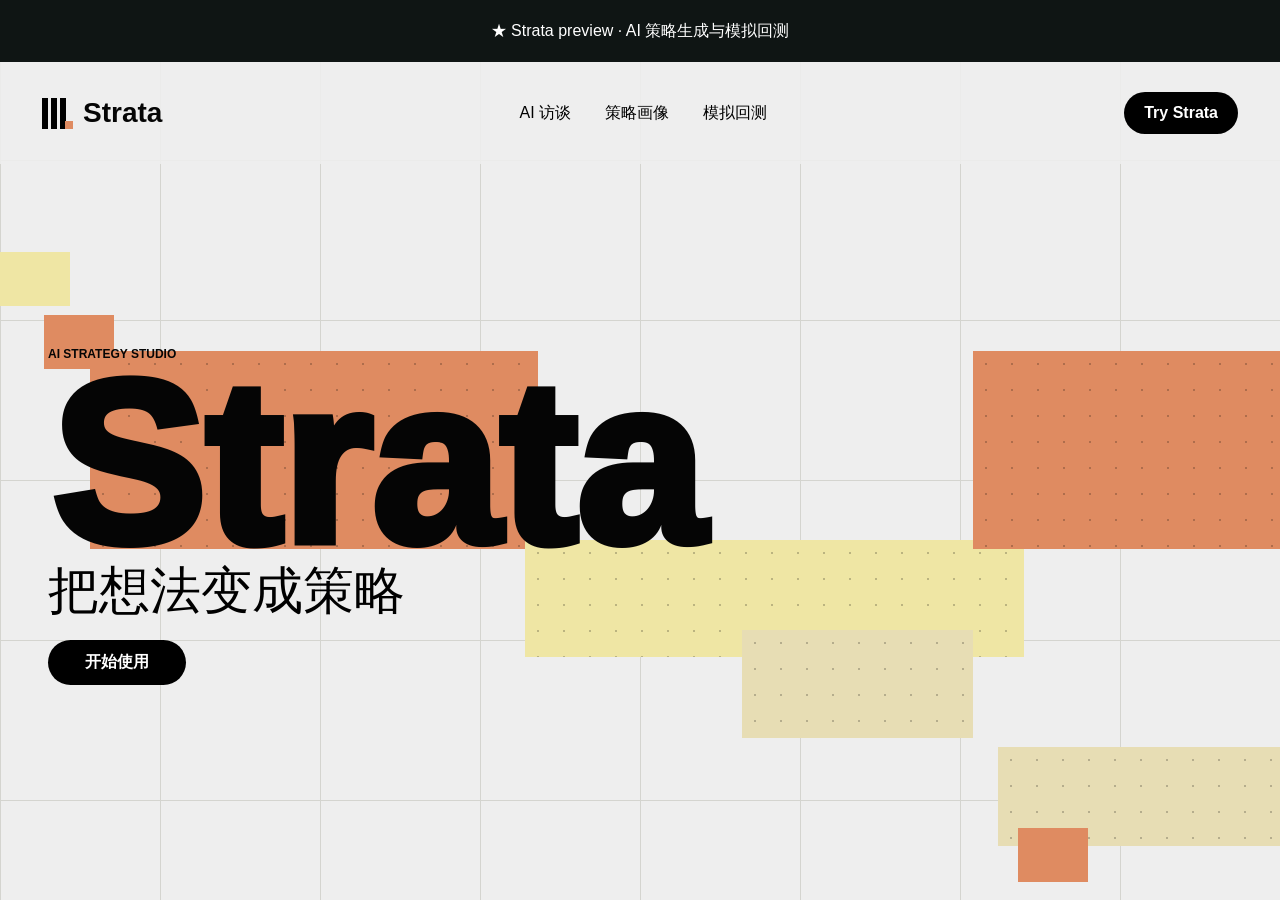
<file: demo/composer-1-ai-ai-agent-interview/composer-1-ai-ai-agent-interview/outputs/ai-strategy-prototype/index.html>
<!doctype html>
<html lang="zh-CN">
  <head>
    <meta charset="UTF-8" />
    <meta name="viewport" content="width=device-width, initial-scale=1.0" />
    <title>Strata</title>
    <link rel="stylesheet" href="./styles.css" />
  </head>
  <body>
    <main class="stage" id="stage" data-step="landing">
      <aside class="workflow-rail" aria-label="流程进度">
        <div class="workflow-track"></div>
        <div class="workflow-step" data-workflow-step="chat">
          <span class="workflow-index">01</span>
          <strong>对话</strong>
          <em>了解习惯</em>
        </div>
        <div class="workflow-step" data-workflow-step="profile">
          <span class="workflow-index">02</span>
          <strong>分析</strong>
          <em>生成画像</em>
        </div>
        <div class="workflow-step" data-workflow-step="backtest">
          <span class="workflow-index">03</span>
          <strong>回测</strong>
          <em>查看表现</em>
        </div>
        <div class="workflow-step" data-workflow-step="account">
          <span class="workflow-index">04</span>
          <strong>账户</strong>
          <em>保存应用</em>
        </div>
      </aside>

      <section class="view landing-view is-active" id="landingView" aria-label="开场页面">
        <div class="top-news">★ Strata preview · AI 策略生成与模拟回测</div>
        <header class="site-nav" aria-label="导航">
          <div class="wordmark">
            <span class="mark-bars"></span>
            <strong>Strata</strong>
          </div>
          <nav>
            <a>AI 访谈</a>
            <a>策略画像</a>
            <a>模拟回测</a>
          </nav>
          <button class="nav-button" id="navStartButton">Try Strata</button>
        </header>
        <div class="market-visual" aria-hidden="true">
          <div class="market-line line-one"></div>
          <div class="market-line line-two"></div>
          <div class="market-line line-three"></div>
          <div class="color-block block-green"></div>
          <div class="color-block block-pink"></div>
          <div class="color-block block-cyan"></div>
          <div class="color-block block-yellow"></div>
          <div class="color-block block-lime"></div>
          <div class="ticker-tile tile-one">A50</div>
          <div class="ticker-tile tile-two">300</div>
          <div class="ticker-tile tile-three">ETF</div>
        </div>
        <div class="landing-copy">
          <p class="eyebrow">AI Strategy Studio</p>
          <h1>Strata</h1>
          <p class="tagline">把想法变成策略</p>
          <button class="primary-button hero-button" id="startButton">开始使用</button>
        </div>
      </section>

      <section class="view chat-view" id="chatView" aria-label="AI 访谈页面">
        <div class="floating-edge landing-edge">Strata</div>
        <article class="chat-card">
          <header class="chat-head">
            <div>
              <p class="eyebrow">第一步</p>
              <h2>先聊清楚你的投资习惯</h2>
            </div>
            <span class="status-pill">模拟模式</span>
          </header>

          <section class="advisor-card">
            <div class="advisor-avatar">AI</div>
            <div>
              <strong>策略顾问</strong>
              <p>我会用日常问题帮你梳理目标、节奏和边界。你不用懂术语，按直觉回答就好。</p>
            </div>
          </section>

          <section class="chat-window" id="chatWindow" aria-live="polite"></section>

          <form class="answer-bar" id="answerForm">
            <input id="answerInput" type="text" autocomplete="off" placeholder="也可以直接输入你的想法..." />
            <button type="submit" aria-label="发送">发送</button>
          </form>

          <div class="quick-replies" id="quickReplies" aria-label="快捷回答"></div>

          <button class="primary-button model-button" id="generateModelButton" hidden>生成量化模型</button>
        </article>
      </section>

      <section class="view profile-view" id="profileView" aria-label="用户画像与策略页面">
        <div class="floating-edge chat-edge">访谈已完成</div>
        <section class="profile-shell">
          <article class="summary-band">
            <div>
              <p class="eyebrow">第二步</p>
              <h2 id="intentTitle">等待访谈完成</h2>
              <p id="intentCopy">完成访谈后，这里会生成一份容易检查的策略摘要。</p>
            </div>
            <div class="summary-actions">
              <button class="ghost-button" id="refineButton" disabled>补充问答</button>
              <button class="primary-button" id="goBacktestButton" disabled>确认，查看回测</button>
            </div>
          </article>

          <div class="analysis-grid">
            <article class="panel profile-panel">
              <div class="panel-head">
                <div>
                  <p class="eyebrow">用户画像</p>
                  <h3>你适合怎样的策略节奏</h3>
                </div>
                <span id="profileBadge" class="mini-badge">待生成</span>
              </div>
              <canvas id="radarChart" width="440" height="310" aria-label="用户画像雷达图"></canvas>
              <div class="score-list" id="scoreList"></div>
              <p class="plain-note">说明：分数不是好坏判断，只是帮助系统把策略调整到更贴近你的习惯。</p>
            </article>

            <article class="panel factor-panel">
              <div class="panel-head">
                <div>
                  <p class="eyebrow">选股偏好</p>
                  <h3>AI 生成的策略权重</h3>
                </div>
                <span class="mini-badge">可调整</span>
              </div>
              <div class="factor-stack" id="factorStack"></div>
              <div class="rules-box" id="rulesBox">访谈完成后展示股票池、观察节奏与安全边界。</div>
            </article>
          </div>

          <div class="page-actions" aria-hidden="true"></div>
        </section>
      </section>

      <section class="view backtest-view" id="backtestView" aria-label="回测页面">
        <div class="floating-edge profile-edge">画像与策略</div>
        <section class="backtest-shell">
          <article class="panel backtest-panel">
            <div class="panel-head">
              <div>
                <p class="eyebrow">第三步</p>
                <h2>看看这套策略过去表现如何</h2>
                <p class="panel-subtitle">回测是历史模拟，不代表未来收益。它主要用来观察策略性格：涨得快不快、跌得深不深、交易是否太频繁。</p>
              </div>
              <div class="summary-actions">
                <span class="mini-badge" id="yearBadge">默认 5 年</span>
                <button class="primary-button" id="saveStrategyButton">保存策略</button>
              </div>
            </div>

            <div class="range-box">
              <div>
                <strong>历史数据区间</strong>
                <p>拖动滑块，比较更长时间里的策略表现。</p>
              </div>
              <label class="year-slider">
                <input id="yearRange" type="range" min="0" max="2" step="1" value="0" />
                <span class="range-labels"><b>5年</b><b>10年</b><b>15年</b></span>
              </label>
            </div>

            <div class="metrics" id="metrics">
              <div><span>年均收益</span><strong>--</strong><em>平均每年的模拟增长</em></div>
              <div><span>最大下跌</span><strong>--</strong><em>历史最难熬的一段下跌</em></div>
              <div><span>收益稳定度</span><strong>--</strong><em>越高代表波动越平顺</em></div>
              <div><span>交易频率</span><strong>--</strong><em>数值越高，买卖越频繁</em></div>
              <div><span>赚钱月份</span><strong>--</strong><em>上涨月份占全部月份的比例</em></div>
              <div><span>分散程度</span><strong>--</strong><em>是否避免押在少数股票上</em></div>
            </div>

            <div class="charts">
              <canvas id="returnChart" width="760" height="280" aria-label="累计收益曲线"></canvas>
              <canvas id="barChart" width="360" height="280" aria-label="年度收益柱状图"></canvas>
            </div>

            <div class="execution-note">
              <strong>当前只做模拟</strong>
              <span>本原型不接入真实交易。后续如接入实盘，应通过具备相应资质的券商或投顾服务完成开户、适当性、授权、风控和交易留痕。</span>
            </div>
          </article>
        </section>
      </section>

      <section class="view account-view" id="accountView" aria-label="我的账户页面">
        <div class="floating-edge account-edge">我的账户</div>
        <section class="account-shell">
          <article class="account-header panel">
            <div>
              <p class="eyebrow">第四步</p>
              <h2>我的账户</h2>
              <p class="panel-subtitle">保存后的策略会出现在这里。勾选后，它将加入当前模拟策略组合。</p>
            </div>
            <button class="primary-button" id="applyStrategyButton">应用策略</button>
          </article>

          <div class="account-grid">
            <article class="panel strategy-list-panel">
              <div class="panel-head">
                <div>
                  <p class="eyebrow">策略列表</p>
                  <h3>已保存策略</h3>
                </div>
                <span class="mini-badge">1 已启用</span>
              </div>

              <label class="strategy-item is-active">
                <input type="checkbox" checked />
                <span>
                  <strong id="savedStrategyName">均衡多因子型 A 股策略</strong>
                  <em>当前启用 · 月度观察 · 分散配置</em>
                </span>
                <b>15.4%</b>
              </label>

              <label class="strategy-item">
                <input type="checkbox" />
                <span>
                  <strong>红利防守观察池</strong>
                  <em>未启用 · 低波动 · 分红优先</em>
                </span>
                <b>9.8%</b>
              </label>

              <label class="strategy-item">
                <input type="checkbox" />
                <span>
                  <strong>行业景气跟踪</strong>
                  <em>未启用 · 成长弹性 · 波动偏高</em>
                </span>
                <b>18.2%</b>
              </label>
            </article>

            <article class="panel account-overview-panel">
              <div class="panel-head">
                <div>
                  <p class="eyebrow">账户概览</p>
                  <h3>当前持仓与市场情况</h3>
                </div>
                <span class="mini-badge">模拟账户</span>
              </div>

              <div class="holding-metrics">
                <div><span>账户资产</span><strong>¥128,640</strong></div>
                <div><span>今日变化</span><strong>+1.26%</strong></div>
                <div><span>现金占比</span><strong>18%</strong></div>
                <div><span>策略仓位</span><strong>82%</strong></div>
              </div>

              <div class="holding-table" aria-label="当前投资持仓">
                <div class="table-row table-head"><span>持仓</span><span>占比</span><span>今日</span></div>
                <div class="table-row"><span>高股息组合</span><span>28%</span><span class="up">+0.8%</span></div>
                <div class="table-row"><span>质量成长组合</span><span>24%</span><span class="up">+1.4%</span></div>
                <div class="table-row"><span>低波动组合</span><span>18%</span><span class="down">-0.2%</span></div>
                <div class="table-row"><span>现金</span><span>18%</span><span>--</span></div>
              </div>

              <div class="market-strip">
                <div><span>沪深300</span><strong>+0.74%</strong></div>
                <div><span>成交活跃度</span><strong>中等</strong></div>
                <div><span>市场温度</span><strong>偏暖</strong></div>
              </div>
            </article>
          </div>
        </section>
      </section>
    </main>

    <script src="./app.js"></script>
  </body>
</html>
</file>
<file: demo/composer-1-ai-ai-agent-interview/composer-1-ai-ai-agent-interview/outputs/ai-strategy-prototype/styles.css>
:root {
  color-scheme: light;
  --bg: #eeeeee;
  --panel: #f5f5f2;
  --ink: #050505;
  --muted: #3e3e3a;
  --line: #d4d4cf;
  --green: #df8b61;
  --pink: #efe6a4;
  --red: #0a00b8;
  --cyan: #e7ddb4;
  --yellow: #efe6a4;
  --blue: #bfe5c9;
  --shadow: 0 28px 70px rgba(0, 0, 0, 0.13);
}

* {
  box-sizing: border-box;
}

html,
body {
  margin: 0;
  min-height: 100%;
}

body {
  overflow: hidden;
  background:
    linear-gradient(var(--line) 1px, transparent 1px),
    linear-gradient(90deg, var(--line) 1px, transparent 1px),
    var(--bg);
  background-size: 160px 160px;
  color: var(--ink);
  font-family: Arial, Helvetica, "PingFang SC", "Microsoft YaHei", sans-serif;
}

button,
input {
  font: inherit;
}

button {
  cursor: pointer;
}

h1,
h2,
h3,
p {
  margin-top: 0;
}

.stage {
  position: relative;
  width: 100vw;
  height: 100vh;
  overflow: hidden;
}

.workflow-rail {
  position: fixed;
  left: 24px;
  top: 50%;
  z-index: 8;
  display: grid;
  gap: 18px;
  width: 138px;
  transform: translateY(-50%);
  opacity: 1;
  transition: opacity 240ms ease, transform 360ms ease;
}

.stage[data-step="landing"] .workflow-rail {
  opacity: 0;
  pointer-events: none;
  transform: translate(-18px, -50%);
}

.workflow-track {
  position: absolute;
  left: 19px;
  top: 20px;
  bottom: 20px;
  width: 2px;
  background: #000;
}

.workflow-step {
  position: relative;
  display: grid;
  gap: 4px;
  min-height: 86px;
  padding: 12px 12px 12px 48px;
  border: 1px solid #000;
  background: #fff;
  box-shadow: 5px 5px 0 rgba(0, 0, 0, 0.08);
  transform-origin: left center;
  transition: transform 260ms ease, background 260ms ease, box-shadow 260ms ease;
}

.workflow-step::before {
  content: "";
  position: absolute;
  left: 12px;
  top: 17px;
  width: 16px;
  height: 16px;
  border: 2px solid #000;
  border-radius: 50%;
  background: #fff;
}

.workflow-index {
  font-size: 11px;
  font-weight: 950;
}

.workflow-step strong {
  font-size: 20px;
  line-height: 1;
  font-weight: 950;
}

.workflow-step em {
  color: #000;
  font-size: 12px;
  font-style: normal;
}

.stage[data-step="chat"] .workflow-step[data-workflow-step="chat"],
.stage[data-step="profile"] .workflow-step[data-workflow-step="profile"],
.stage[data-step="backtest"] .workflow-step[data-workflow-step="backtest"],
.stage[data-step="account"] .workflow-step[data-workflow-step="account"] {
  z-index: 1;
  background: var(--green);
  box-shadow: 8px 8px 0 #000;
  transform: scale(1.12);
}

.stage[data-step="profile"] .workflow-step[data-workflow-step="profile"] {
  background: var(--pink);
}

.stage[data-step="backtest"] .workflow-step[data-workflow-step="backtest"] {
  background: var(--cyan);
}

.stage[data-step="account"] .workflow-step[data-workflow-step="account"] {
  background: var(--pink);
}

.view {
  position: absolute;
  inset: 0;
  display: grid;
  place-items: center;
  padding: 28px;
  opacity: 0;
  pointer-events: none;
  transform: translateY(36px) scale(0.98);
  transition: opacity 520ms ease, transform 620ms cubic-bezier(0.2, 0.9, 0.2, 1);
}

.chat-view,
.profile-view,
.backtest-view,
.account-view {
  padding-left: 188px;
}

.view.is-active {
  opacity: 1;
  pointer-events: auto;
  transform: translateY(0) scale(1);
}

.profile-view,
.backtest-view,
.account-view {
  overflow-y: auto;
  place-items: start center;
}

.view.exit-up {
  opacity: 0;
  transform: translateY(-78vh) scale(0.82);
}

.eyebrow {
  margin: 0 0 8px;
  color: var(--ink);
  font-size: 12px;
  font-weight: 900;
  letter-spacing: 0;
  text-transform: uppercase;
}

.primary-button,
.ghost-button,
.answer-bar button,
.nav-button {
  border: 0;
  border-radius: 999px;
  font-weight: 900;
}

.primary-button,
.nav-button {
  padding: 12px 20px;
  background: #000;
  color: #fff;
}

.ghost-button {
  padding: 10px 14px;
  color: #000;
  background: #fff;
  border: 1px solid #000;
}

button:disabled {
  cursor: not-allowed;
  opacity: 0.48;
}

.landing-view {
  background: transparent;
}

.top-news {
  position: absolute;
  top: 0;
  left: 0;
  right: 0;
  z-index: 5;
  display: grid;
  place-items: center;
  height: 62px;
  background: #0f1514;
  color: #fff;
  font-size: 16px;
}

.site-nav {
  position: absolute;
  top: 62px;
  left: 0;
  right: 0;
  z-index: 5;
  display: flex;
  align-items: center;
  justify-content: space-between;
  gap: 24px;
  padding: 30px 42px;
  background: rgba(238, 238, 238, 0.88);
}

.wordmark {
  display: flex;
  align-items: center;
  gap: 10px;
  font-size: 28px;
  font-weight: 950;
}

.mark-bars {
  position: relative;
  display: inline-block;
  width: 31px;
  height: 31px;
  background:
    linear-gradient(90deg, #000 0 6px, transparent 6px 9px, #000 9px 15px, transparent 15px 18px, #000 18px 24px, transparent 24px);
}

.mark-bars::after {
  content: "";
  position: absolute;
  right: 0;
  bottom: 0;
  width: 8px;
  height: 8px;
  background: var(--green);
}

.site-nav nav {
  display: flex;
  gap: 34px;
  color: #000;
  font-size: 16px;
}

.site-nav a {
  color: #000;
  text-decoration: none;
}

.landing-copy {
  position: relative;
  z-index: 2;
  display: grid;
  justify-items: start;
  width: min(1560px, calc(100vw - 96px));
  gap: 10px;
  text-align: left;
  transform: translateY(66px);
}

.landing-copy h1 {
  margin-bottom: 0;
  font-size: clamp(92px, 18vw, 318px);
  line-height: 0.76;
  font-weight: 950;
  letter-spacing: 0;
}

.tagline {
  margin: 0 0 12px;
  color: #000;
  font-size: clamp(28px, 4vw, 64px);
  line-height: 1.04;
}

.hero-button {
  min-width: 138px;
}

.market-visual {
  position: absolute;
  inset: 0;
  overflow: hidden;
  pointer-events: none;
}

.market-line {
  display: none;
}

.color-block {
  position: absolute;
  background: var(--green);
}

.color-block::after,
.chat-card::after,
.panel::after {
  content: "";
  position: absolute;
  inset: 0;
  background-image: radial-gradient(rgba(0, 0, 0, 0.42) 1.05px, transparent 1.05px);
  background-size: 26px 26px;
  opacity: 0.52;
  pointer-events: none;
}

.block-green {
  left: 7%;
  top: 39%;
  width: 35%;
  height: 22%;
  background: var(--green);
}

.block-pink {
  left: 41%;
  top: 60%;
  width: 39%;
  height: 13%;
  background: var(--pink);
}

.block-cyan {
  left: 58%;
  top: 70%;
  width: 18%;
  height: 12%;
  background: var(--cyan);
}

.block-yellow {
  right: 0;
  bottom: 6%;
  width: 22%;
  height: 11%;
  background: var(--cyan);
}

.block-lime {
  right: 0;
  top: 39%;
  width: 24%;
  height: 22%;
  background: var(--green);
}

.ticker-tile {
  position: absolute;
  display: grid;
  place-items: center;
  width: 70px;
  height: 54px;
  background: #000;
  color: transparent;
  font-weight: 900;
}

.tile-one {
  left: 0;
  top: 28%;
  background: var(--pink);
}

.tile-two {
  left: 3.4%;
  top: 35%;
  background: var(--green);
}

.tile-three {
  right: 15%;
  bottom: 2%;
  background: var(--green);
}

.floating-edge {
  position: absolute;
  top: 0;
  left: 50%;
  z-index: 3;
  transform: translateX(-50%);
  width: min(520px, calc(100vw - 48px));
  height: 16px;
  overflow: hidden;
  background: #fff;
  border: 1px solid #000;
  border-top: 0;
  color: transparent;
  box-shadow: 0 16px 34px rgba(0, 0, 0, 0.08);
}

.landing-edge {
  background: linear-gradient(90deg, var(--green), var(--pink), var(--cyan));
}

.chat-edge {
  background: linear-gradient(90deg, var(--cyan), #fff, var(--pink));
}

.profile-edge {
  background: linear-gradient(90deg, var(--green), var(--pink), var(--cyan));
}

.account-edge {
  background: linear-gradient(90deg, var(--pink), #fff, var(--green));
}

.chat-card,
.profile-shell,
.backtest-shell,
.account-shell {
  width: min(1040px, calc(100vw - 48px));
}

.chat-card {
  position: relative;
  display: grid;
  grid-template-rows: auto auto minmax(170px, 1fr) auto auto auto;
  gap: 14px;
  max-width: 760px;
  max-height: min(760px, calc(100vh - 72px));
  padding: 22px;
  background:
    linear-gradient(90deg, rgba(255, 184, 238, 0.58), transparent 45%),
    var(--panel);
  border: 1px solid #000;
  box-shadow: var(--shadow);
}

.chat-card > *,
.panel > *,
.summary-band > * {
  position: relative;
  z-index: 1;
}

.chat-head,
.panel-head,
.summary-band,
.advisor-card,
.execution-note,
.range-box {
  display: flex;
  align-items: center;
}

.chat-head,
.panel-head,
.summary-band,
.range-box {
  justify-content: space-between;
  gap: 18px;
}

.chat-head h2,
.summary-band h2,
.backtest-panel h2 {
  margin-bottom: 0;
  font-size: clamp(28px, 4vw, 52px);
  line-height: 0.98;
  font-weight: 950;
}

.status-pill,
.mini-badge {
  flex: 0 0 auto;
  padding: 7px 11px;
  border-radius: 999px;
  background: #000;
  color: #fff;
  font-size: 12px;
  font-weight: 900;
  border: 1px solid #000;
}

.advisor-card {
  gap: 14px;
  padding: 14px;
  border: 1px solid #000;
  background: #fff;
}

.advisor-avatar {
  display: grid;
  place-items: center;
  width: 42px;
  height: 42px;
  border-radius: 50%;
  background: #000;
  color: #fff;
  font-size: 13px;
  font-weight: 900;
}

.advisor-card p,
.summary-band p,
.panel-subtitle,
.plain-note,
.range-box p {
  margin-bottom: 0;
  color: var(--muted);
  line-height: 1.55;
}

.chat-window {
  min-height: 170px;
  overflow: auto;
  display: flex;
  flex-direction: column;
  gap: 12px;
  padding: 4px 4px 4px 0;
}

.message {
  max-width: 88%;
  padding: 12px 14px;
  border: 1px solid #000;
  background: #fff;
  line-height: 1.55;
  font-size: 14px;
  box-shadow: 5px 5px 0 rgba(0, 0, 0, 0.08);
}

.message.ai {
  align-self: flex-start;
}

.message.user {
  align-self: flex-end;
  background: #000;
  color: #fff;
}

.answer-bar {
  display: flex;
  gap: 10px;
  padding: 10px;
  background: #fff;
  border: 2px solid #000;
  border-radius: 999px;
}

.answer-bar input {
  flex: 1;
  min-width: 0;
  border: 0;
  outline: 0;
  padding: 13px 12px;
  background: transparent;
  color: var(--ink);
}

.answer-bar button {
  padding: 0 18px;
  background: #000;
  color: #fff;
}

.quick-replies {
  display: flex;
  flex-wrap: wrap;
  gap: 8px;
}

.quick-replies button {
  padding: 8px 10px;
  border: 1px solid #000;
  border-radius: 999px;
  background: #fff;
  color: #000;
  font-size: 13px;
}

.quick-replies button:nth-child(2n) {
  background: var(--pink);
}

.quick-replies button:nth-child(3n) {
  background: var(--cyan);
}

.quick-replies button:nth-child(4n) {
  background: var(--green);
}

.model-button {
  justify-self: center;
  margin-top: 2px;
  min-width: 190px;
  opacity: 1;
  transform: translateY(0);
  transition: opacity 240ms ease, transform 240ms ease;
}

.model-button[hidden] {
  display: block;
  opacity: 0;
  pointer-events: none;
  transform: translateY(8px);
}

.profile-shell,
.backtest-shell,
.account-shell {
  display: grid;
  gap: 18px;
  margin-top: 58px;
}

.summary-band,
.panel {
  position: relative;
  overflow: hidden;
  background: var(--panel);
  border: 1px solid #000;
  box-shadow: var(--shadow);
}

.summary-band {
  padding: 22px;
  background:
    linear-gradient(90deg, rgba(31, 182, 109, 0.86), rgba(245, 245, 242, 0.95) 42%, rgba(255, 184, 238, 0.76)),
    var(--panel);
}

.summary-actions {
  display: flex;
  flex: 0 0 auto;
  flex-wrap: wrap;
  align-items: center;
  justify-content: flex-end;
  gap: 10px;
}

.analysis-grid {
  display: grid;
  grid-template-columns: minmax(320px, 1fr) minmax(320px, 1fr);
  gap: 18px;
}

.panel {
  padding: 22px;
}

.panel::before {
  content: "";
  position: absolute;
  inset: 0 0 auto;
  height: 12px;
  background: var(--green);
}

.profile-panel::before {
  background: var(--green);
}

.factor-panel::before {
  background: var(--pink);
}

.backtest-panel::before {
  background: var(--cyan);
}

canvas {
  display: block;
  width: 100%;
  max-width: 100%;
  border: 1px solid #000;
  background: #fff;
}

.score-list,
.factor-stack {
  display: grid;
  gap: 10px;
  margin-top: 10px;
}

.score-row,
.factor-row {
  display: grid;
  grid-template-columns: 86px 1fr 42px;
  align-items: center;
  gap: 10px;
  color: #000;
  font-size: 13px;
}

.track {
  height: 10px;
  overflow: hidden;
  border: 1px solid #000;
  border-radius: 999px;
  background: #fff;
}

.fill {
  height: 100%;
  border-radius: 999px;
  background: var(--green);
}

.factor-row .fill {
  background: var(--pink);
}

.rules-box {
  margin-top: 16px;
  padding: 14px;
  background: var(--pink);
  color: #000;
  line-height: 1.55;
  font-size: 14px;
  border: 1px solid #000;
}

.plain-note {
  margin-top: 12px;
  font-size: 13px;
}

.page-actions {
  display: flex;
  justify-content: center;
}

.backtest-shell {
  width: min(1180px, calc(100vw - 48px));
}

.account-shell {
  width: min(1180px, calc(100vw - 48px));
  grid-template-rows: auto 1fr;
  margin-top: 34px;
}

.backtest-panel {
  padding: 24px;
}

.account-header {
  display: flex;
  align-items: center;
  justify-content: space-between;
  gap: 18px;
  padding: 18px 20px;
  background:
    linear-gradient(90deg, rgba(255, 184, 238, 0.84), rgba(245, 245, 242, 0.95) 44%, rgba(31, 182, 109, 0.72)),
    var(--panel);
}

.account-header::before {
  background: var(--pink);
}

.account-header h2 {
  margin-bottom: 0;
  font-size: clamp(30px, 4vw, 54px);
  line-height: 0.98;
  font-weight: 950;
}

.account-grid {
  display: grid;
  grid-template-columns: minmax(300px, 0.9fr) minmax(480px, 1.35fr);
  gap: 18px;
  min-height: 0;
}

.strategy-list-panel,
.account-overview-panel {
  padding: 18px;
}

.strategy-list-panel::before {
  background: var(--pink);
}

.account-overview-panel::before {
  background: var(--green);
}

.strategy-item {
  display: grid;
  grid-template-columns: auto 1fr auto;
  align-items: center;
  gap: 12px;
  margin-top: 10px;
  padding: 12px;
  border: 1px solid #000;
  background: #fff;
}

.strategy-item.is-active {
  background: var(--pink);
}

.strategy-item input {
  width: 18px;
  height: 18px;
  accent-color: #000;
}

.strategy-item span {
  display: grid;
  gap: 4px;
}

.strategy-item strong {
  font-size: 15px;
}

.strategy-item em {
  color: #000;
  font-size: 12px;
  font-style: normal;
  line-height: 1.35;
}

.strategy-item b {
  font-size: 18px;
}

.holding-metrics {
  display: grid;
  grid-template-columns: repeat(4, 1fr);
  gap: 10px;
  margin: 12px 0;
}

.holding-metrics div,
.market-strip div {
  padding: 10px;
  border: 1px solid #000;
  background: var(--cyan);
}

.holding-metrics div:nth-child(2),
.market-strip div:nth-child(3) {
  background: var(--green);
}

.holding-metrics div:nth-child(3),
.market-strip div:nth-child(2) {
  background: var(--pink);
}

.holding-metrics span,
.market-strip span {
  display: block;
  margin-bottom: 6px;
  font-size: 12px;
}

.holding-metrics strong,
.market-strip strong {
  font-size: 21px;
  font-weight: 950;
}

.holding-table {
  border: 1px solid #000;
  background: #fff;
}

.table-row {
  display: grid;
  grid-template-columns: 1.4fr 0.7fr 0.7fr;
  gap: 10px;
  padding: 8px 12px;
  border-top: 1px solid #000;
  font-size: 14px;
}

.table-row:first-child {
  border-top: 0;
}

.table-head {
  background: #000;
  color: #fff;
  font-weight: 900;
}

.up {
  color: #007a42;
  font-weight: 900;
}

.down {
  color: var(--red);
  font-weight: 900;
}

.market-strip {
  display: grid;
  grid-template-columns: repeat(3, 1fr);
  gap: 10px;
  margin-top: 10px;
}

.panel-subtitle {
  max-width: 760px;
  margin-top: 8px;
  font-size: 18px;
}

.range-box {
  margin: 18px 0;
  padding: 16px;
  background: var(--cyan);
  border: 1px solid #000;
}

.year-slider {
  display: grid;
  width: min(340px, 100%);
  gap: 8px;
}

.year-slider input {
  width: 100%;
  accent-color: #000;
}

.range-labels {
  display: flex;
  justify-content: space-between;
  color: #000;
  font-size: 12px;
}

.metrics {
  display: grid;
  grid-template-columns: repeat(6, minmax(130px, 1fr));
  gap: 12px;
  margin: 18px 0;
}

.metrics div {
  padding: 14px;
  background: #fff;
  border: 1px solid #000;
}

.metrics div:nth-child(1),
.metrics div:nth-child(6) {
  background: var(--cyan);
}

.metrics div:nth-child(2) {
  background: var(--pink);
}

.metrics div:nth-child(3) {
  background: #c7f5d5;
}

.metrics div:nth-child(4),
.metrics div:nth-child(5) {
  background: var(--green);
}

.metrics span,
.metrics em {
  display: block;
  color: #000;
  font-size: 12px;
  font-style: normal;
  line-height: 1.35;
}

.metrics span {
  margin-bottom: 7px;
}

.metrics strong {
  display: block;
  margin-bottom: 7px;
  font-size: 24px;
  font-weight: 950;
}

.charts {
  display: grid;
  grid-template-columns: minmax(420px, 1fr) minmax(260px, 360px);
  gap: 18px;
}

.execution-note {
  gap: 12px;
  margin-top: 16px;
  padding: 14px;
  border: 1px solid #000;
  background: var(--pink);
  color: #000;
  line-height: 1.5;
  font-size: 14px;
}

.execution-note strong {
  flex: 0 0 auto;
}

@media (max-width: 1080px) {
  .site-nav nav {
    display: none;
  }

  .metrics {
    grid-template-columns: repeat(3, 1fr);
  }
}

@media (max-width: 900px) {
  body {
    overflow: auto;
  }

  .stage {
    min-height: 100vh;
    height: auto;
    overflow: visible;
  }

  .view {
    min-height: 100vh;
    padding: 18px;
  }

  .chat-view,
  .profile-view,
  .backtest-view,
  .account-view {
    padding-left: 112px;
    padding-top: 18px;
  }

  .workflow-rail {
    left: 10px;
    right: auto;
    top: 50%;
    display: grid;
    grid-template-columns: 1fr;
    width: 86px;
    transform: translateY(-50%);
  }

  .stage[data-step="landing"] .workflow-rail {
    transform: translate(-18px, -50%);
  }

  .workflow-track {
    left: 14px;
    right: auto;
    top: 18px;
    bottom: 18px;
    width: 2px;
    height: auto;
  }

  .workflow-step {
    min-height: 74px;
    padding: 9px 8px 9px 30px;
    text-align: left;
  }

  .workflow-step::before {
    display: block;
    left: 8px;
    top: 14px;
    width: 12px;
    height: 12px;
  }

  .workflow-step strong {
    font-size: 15px;
  }

  .workflow-step em {
    font-size: 10px;
  }

  .analysis-grid,
  .charts,
  .account-grid {
    grid-template-columns: 1fr;
  }

  .holding-metrics,
  .market-strip {
    grid-template-columns: repeat(2, 1fr);
  }

  .chat-card {
    max-height: calc(100vh - 52px);
  }

  .landing-copy {
    width: min(100%, calc(100vw - 36px));
  }
}

@media (max-width: 620px) {
  .top-news {
    height: 46px;
    font-size: 13px;
  }

  .site-nav {
    top: 46px;
    padding: 18px;
  }

  .wordmark {
    font-size: 22px;
  }

  .nav-button {
    display: none;
  }

  .landing-copy h1 {
    font-size: 76px;
  }

  .tagline {
    font-size: 28px;
  }

  .chat-head,
  .panel-head,
  .summary-band,
  .range-box,
  .execution-note,
  .account-header {
    align-items: flex-start;
    flex-direction: column;
  }

  .metrics {
    grid-template-columns: 1fr;
  }

  .answer-bar {
    flex-direction: column;
    border-radius: 24px;
  }

  .answer-bar button {
    min-height: 44px;
  }

  .holding-metrics,
  .market-strip {
    grid-template-columns: 1fr;
  }
}
</file>
